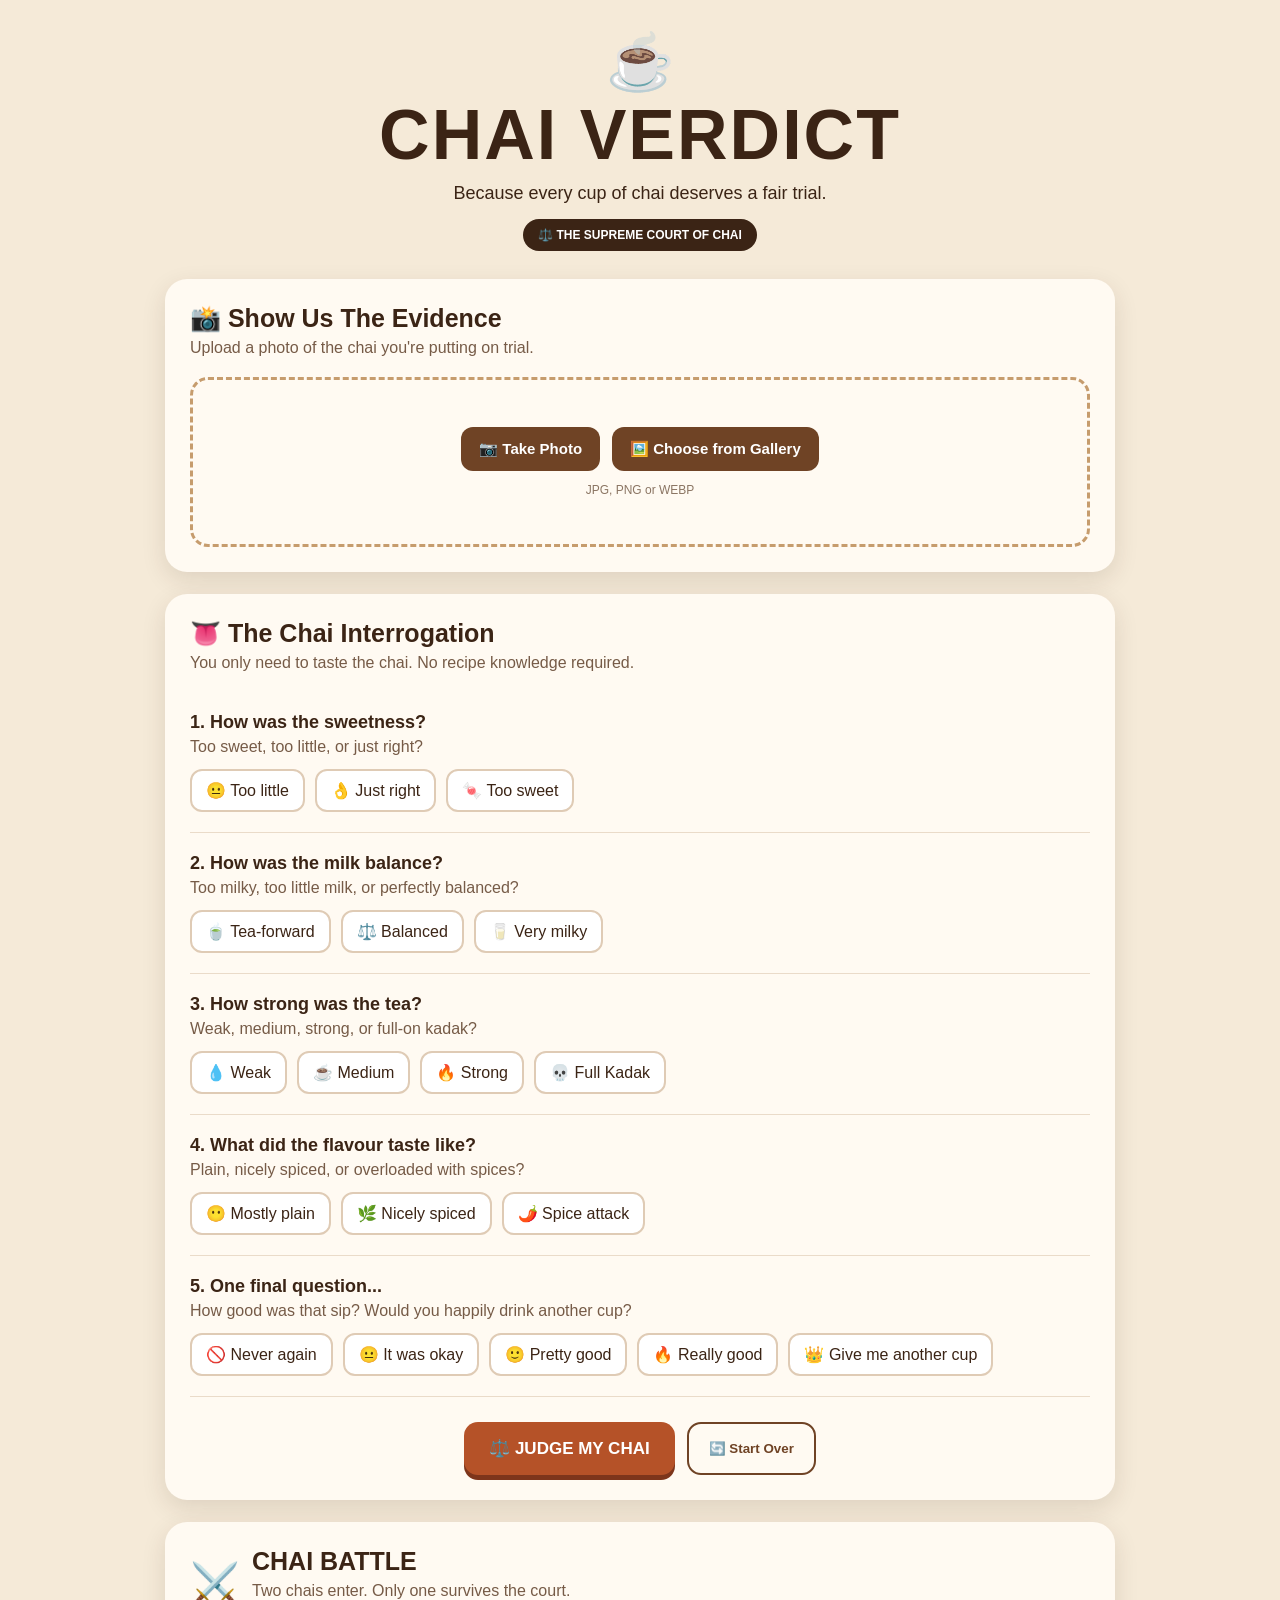
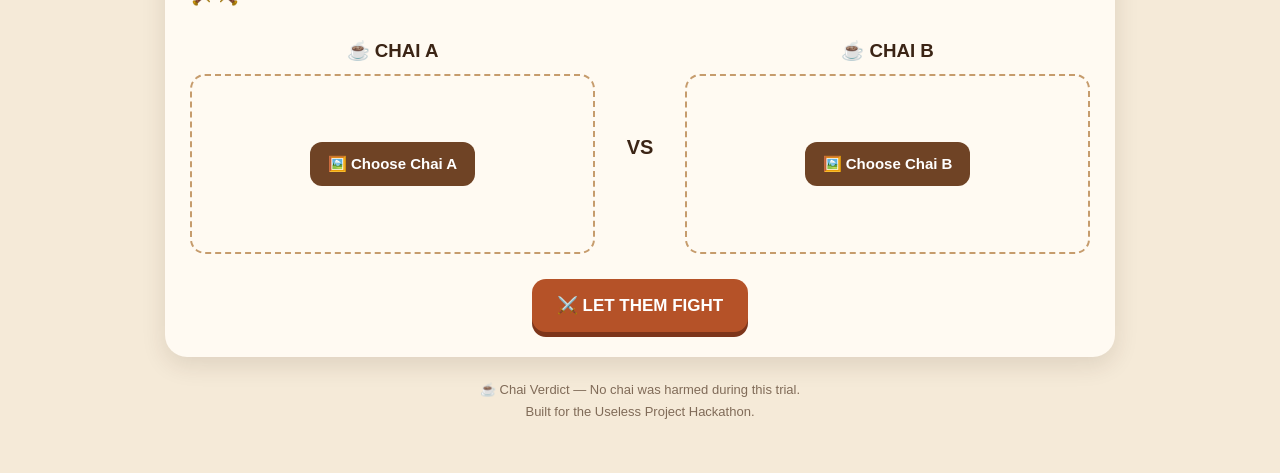
<file: frontend/index.html>
<!DOCTYPE html>
<html lang="en">
<head>
    <meta charset="UTF-8">
    <meta name="viewport" content="width=device-width, initial-scale=1.0">

    <title>Chai Verdict ☕</title>

    <link rel="stylesheet" href="style.css">
</head>

<body>

    <main class="container">

        <!-- HEADER -->
        <header class="hero">
            <div class="chai-icon">☕</div>

            <h1>CHAI VERDICT</h1>

            <p>
                Because every cup of chai deserves a fair trial.
            </p>

            <span class="badge">⚖️ THE SUPREME COURT OF CHAI</span>
        </header>


        <!-- PHOTO SECTION -->
        <section class="card">

            <h2>📸 Show Us The Evidence</h2>

            <p class="subtitle">
                Upload a photo of the chai you're putting on trial.
            </p>

            <div class="upload-box" id="uploadBox">

                <div id="uploadControls">

                    <div class="upload-buttons">

                        <!-- CAMERA -->
                        <button
                            type="button"
                            class="upload-btn"
                            id="cameraButton">
                            📷 Take Photo
                        </button>

                        <!-- GALLERY -->
                        <button
                            type="button"
                            class="upload-btn"
                            id="galleryButton">
                            🖼️ Choose from Gallery
                        </button>

                    </div>

                    <p class="upload-hint">
                        JPG, PNG or WEBP
                    </p>

                </div>


                <!-- CAMERA INPUT -->
                <input
                    type="file"
                    id="cameraInput"
                    accept="image/*"
                    capture="environment"
                    hidden>


                <!-- GALLERY INPUT -->
                <input
                    type="file"
                    id="galleryInput"
                    accept="image/*"
                    hidden>


                <!-- PREVIEW -->
                <div
                    id="previewContainer"
                    class="preview-container"
                    hidden>

                    <img
                        id="previewImage"
                        alt="Selected chai">

                    <button
                        type="button"
                        id="changePhoto"
                        class="change-photo">
                        ↻ Change Photo
                    </button>

                </div>

            </div>

        </section>


        <!-- QUESTIONS -->
        <section class="card">

            <h2>👅 The Chai Interrogation</h2>

            <p class="subtitle">
                You only need to taste the chai. No recipe knowledge required.
            </p>


            <!-- QUESTION 1 -->
            <div class="question">

                <h3>
                    1. How was the sweetness?
                </h3>

                <p>
                    Too sweet, too little, or just right?
                </p>

                <div class="choices">

                    <label>
                        <input
                            type="radio"
                            name="sweetness"
                            value="too_little">
                        <span>😐 Too little</span>
                    </label>

                    <label>
                        <input
                            type="radio"
                            name="sweetness"
                            value="just_right">
                        <span>👌 Just right</span>
                    </label>

                    <label>
                        <input
                            type="radio"
                            name="sweetness"
                            value="too_sweet">
                        <span>🍬 Too sweet</span>
                    </label>

                </div>

            </div>


            <!-- QUESTION 2 -->
            <div class="question">

                <h3>
                    2. How was the milk balance?
                </h3>

                <p>
                    Too milky, too little milk, or perfectly balanced?
                </p>

                <div class="choices">

                    <label>
                        <input
                            type="radio"
                            name="milk"
                            value="tea_forward">
                        <span>🍵 Tea-forward</span>
                    </label>

                    <label>
                        <input
                            type="radio"
                            name="milk"
                            value="balanced">
                        <span>⚖️ Balanced</span>
                    </label>

                    <label>
                        <input
                            type="radio"
                            name="milk"
                            value="very_milky">
                        <span>🥛 Very milky</span>
                    </label>

                </div>

            </div>


            <!-- QUESTION 3 -->
            <div class="question">

                <h3>
                    3. How strong was the tea?
                </h3>

                <p>
                    Weak, medium, strong, or full-on kadak?
                </p>

                <div class="choices">

                    <label>
                        <input
                            type="radio"
                            name="strength"
                            value="weak">
                        <span>💧 Weak</span>
                    </label>

                    <label>
                        <input
                            type="radio"
                            name="strength"
                            value="medium">
                        <span>☕ Medium</span>
                    </label>

                    <label>
                        <input
                            type="radio"
                            name="strength"
                            value="strong">
                        <span>🔥 Strong</span>
                    </label>

                    <label>
                        <input
                            type="radio"
                            name="strength"
                            value="full_kadak">
                        <span>💀 Full Kadak</span>
                    </label>

                </div>

            </div>


            <!-- QUESTION 4 -->
            <div class="question">

                <h3>
                    4. What did the flavour taste like?
                </h3>

                <p>
                    Plain, nicely spiced, or overloaded with spices?
                </p>

                <div class="choices">

                    <label>
                        <input
                            type="radio"
                            name="flavour"
                            value="plain">
                        <span>😶 Mostly plain</span>
                    </label>

                    <label>
                        <input
                            type="radio"
                            name="flavour"
                            value="nicely_spiced">
                        <span>🌿 Nicely spiced</span>
                    </label>

                    <label>
                        <input
                            type="radio"
                            name="flavour"
                            value="spice_attack">
                        <span>🌶️ Spice attack</span>
                    </label>

                </div>

            </div>


            <!-- QUESTION 5 -->
            <div class="question">

                <h3>
                    5. One final question...
                </h3>

                <p>
                    How good was that sip? Would you happily drink another cup?
                </p>

                <div class="choices">

                    <label>
                        <input
                            type="radio"
                            name="enjoyment"
                            value="never_again">
                        <span>🚫 Never again</span>
                    </label>

                    <label>
                        <input
                            type="radio"
                            name="enjoyment"
                            value="okay">
                        <span>😐 It was okay</span>
                    </label>

                    <label>
                        <input
                            type="radio"
                            name="enjoyment"
                            value="pretty_good">
                        <span>🙂 Pretty good</span>
                    </label>

                    <label>
                        <input
                            type="radio"
                            name="enjoyment"
                            value="really_good">
                        <span>🔥 Really good</span>
                    </label>

                    <label>
                        <input
                            type="radio"
                            name="enjoyment"
                            value="another_cup">
                        <span>👑 Give me another cup</span>
                    </label>

                </div>

            </div>


            <!-- ACTIONS -->
            <div class="action-buttons">

                <button
                    type="button"
                    id="judgeButton"
                    class="judge-button">
                    ⚖️ JUDGE MY CHAI
                </button>

                <button
                    type="button"
                    id="resetButton"
                    class="secondary-button">
                    🔄 Start Over
                </button>

            </div>

        </section>


        <!-- RESULT -->
        <section
            id="resultSection"
            class="card result-section"
            hidden>

            <div class="verdict-header">

                <span class="court-stamp">
                    VERDICT
                </span>

                <h2 id="verdictTitle">
                    ☕ CHAI VERDICT
                </h2>

                <div
                    id="score"
                    class="score">
                    0/100
                </div>

            </div>


            <!-- SCORE BREAKDOWN -->
            <div class="score-grid">

                <div class="score-card">

                    <span>👁️</span>

                    <h3>Visual Score</h3>

                    <strong id="visualScore">
                        —
                    </strong>

                </div>


                <div class="score-card">

                    <span>👅</span>

                    <h3>Taste Score</h3>

                    <strong id="tasteScore">
                        —
                    </strong>

                </div>


                <div class="score-card">

                    <span>⚖️</span>

                    <h3>Overall</h3>

                    <strong id="overallScore">
                        —
                    </strong>

                </div>

            </div>


            <!-- ANALYSIS -->
            <div class="analysis-box">

                <h3>🔍 Court's Analysis</h3>

                <p id="explanation">
                    —
                </p>

            </div>


            <!-- ROAST LINES (no section labels — just the lines, one under another) -->
            <div class="roast-box">

                <p id="malayalamCaption">
                    —
                </p>

                <p id="englishRoast">
                    —
                </p>

                <p id="malayalamRoast">
                    —
                </p>

            </div>

        </section>


        <!-- CHAI BATTLE -->
        <section class="card battle-section">

            <div class="battle-heading">

                <span>⚔️</span>

                <div>

                    <h2>CHAI BATTLE</h2>

                    <p class="subtitle">
                        Two chais enter. Only one survives the court.
                    </p>

                </div>

            </div>


            <div class="battle-grid">


                <!-- CHAI A -->
                <div class="battle-card">

                    <h3>☕ CHAI A</h3>

                    <div
                        class="battle-upload"
                        id="battleUploadA">

                        <button
                            type="button"
                            id="battleButtonA"
                            class="upload-btn">
                            🖼️ Choose Chai A
                        </button>

                        <input
                            type="file"
                            id="battleInputA"
                            accept="image/*"
                            hidden>

                        <img
                            id="battlePreviewA"
                            class="battle-preview"
                            alt="Chai A"
                            hidden>

                    </div>

                </div>


                <!-- VS -->
                <div class="versus">
                    VS
                </div>


                <!-- CHAI B -->
                <div class="battle-card">

                    <h3>☕ CHAI B</h3>

                    <div
                        class="battle-upload"
                        id="battleUploadB">

                        <button
                            type="button"
                            id="battleButtonB"
                            class="upload-btn">
                            🖼️ Choose Chai B
                        </button>

                        <input
                            type="file"
                            id="battleInputB"
                            accept="image/*"
                            hidden>

                        <img
                            id="battlePreviewB"
                            class="battle-preview"
                            alt="Chai B"
                            hidden>

                    </div>

                </div>

            </div>


            <button
                type="button"
                id="battleButton"
                class="battle-main-button">
                ⚔️ LET THEM FIGHT
            </button>


            <!-- BATTLE RESULT -->
            <div
                id="battleResult"
                class="battle-result"
                hidden>

                <h2 id="battleWinner">
                    🏆
                </h2>

                <p id="battleExplanation">
                    —
                </p>

            </div>

        </section>


        <!-- FOOTER -->
        <footer>

            <p>
                ☕ Chai Verdict — No chai was harmed during this trial.
            </p>

            <p>
                Built for the Useless Project Hackathon.
            </p>

        </footer>

    </main>


    <!-- JAVASCRIPT -->
    <script src="script.js"></script>

</body>
</html>
</file>
<file: frontend/style.css>
* {
    box-sizing: border-box;
    margin: 0;
    padding: 0;
}

body {
    font-family: Arial, sans-serif;
    background: #f5ead8;
    color: #3b2415;
    min-height: 100vh;
}

.container {
    width: min(950px, 94%);
    margin: auto;
    padding: 30px 0 50px;
}

/* HERO */

.hero {
    text-align: center;
    margin-bottom: 28px;
}

.chai-icon {
    font-size: 55px;
}

.hero h1 {
    font-size: clamp(38px, 8vw, 70px);
    font-weight: 900;
    letter-spacing: 2px;
}

.hero p {
    font-size: 18px;
    margin: 8px 0 15px;
}

.badge {
    display: inline-block;
    background: #3b2415;
    color: white;
    padding: 9px 15px;
    border-radius: 30px;
    font-size: 12px;
    font-weight: bold;
}

/* CARDS */

.card {
    background: #fffaf2;
    border-radius: 22px;
    padding: 25px;
    margin-bottom: 22px;
    box-shadow: 0 8px 25px rgba(60, 35, 15, 0.12);
}

.card h2 {
    font-size: 25px;
    margin-bottom: 6px;
}

.subtitle {
    color: #765b47;
    margin-bottom: 20px;
}

/* UPLOAD */

.upload-box {
    border: 3px dashed #c69c6d;
    border-radius: 18px;
    padding: 35px 20px;
    text-align: center;
    min-height: 170px;
    display: flex;
    align-items: center;
    justify-content: center;
}

.upload-buttons {
    display: flex;
    justify-content: center;
    gap: 12px;
    flex-wrap: wrap;
}

.upload-btn {
    border: none;
    background: #6f4325;
    color: white;
    padding: 13px 18px;
    border-radius: 12px;
    cursor: pointer;
    font-size: 15px;
    font-weight: bold;
    transition: 0.2s;
}

.upload-btn:hover {
    transform: translateY(-2px);
    opacity: 0.9;
}

.upload-hint {
    margin-top: 12px;
    font-size: 12px;
    color: #8b7563;
}

.preview-container {
    width: 100%;
}

.preview-container img {
    max-width: 100%;
    max-height: 330px;
    border-radius: 15px;
    object-fit: contain;
}

.change-photo {
    display: block;
    margin: 12px auto 0;
    border: none;
    background: transparent;
    color: #6f4325;
    cursor: pointer;
    font-weight: bold;
}

/* QUESTIONS */

.question {
    padding: 20px 0;
    border-bottom: 1px solid #eadbc9;
}

.question:last-of-type {
    border-bottom: none;
}

.question h3 {
    font-size: 18px;
    margin-bottom: 5px;
}

.question p {
    color: #765b47;
    margin-bottom: 13px;
}

.choices {
    display: flex;
    flex-wrap: wrap;
    gap: 10px;
}

.choices label {
    cursor: pointer;
}

.choices input {
    display: none;
}

.choices span {
    display: inline-block;
    padding: 10px 14px;
    border: 2px solid #dfcbb5;
    border-radius: 12px;
    background: white;
    transition: 0.2s;
}

.choices span:hover {
    border-color: #a87545;
}

.choices input:checked + span {
    background: #6f4325;
    color: white;
    border-color: #6f4325;
    transform: translateY(-1px);
}

/* BUTTONS */

.action-buttons {
    display: flex;
    gap: 12px;
    justify-content: center;
    flex-wrap: wrap;
    margin-top: 25px;
}

.judge-button,
.battle-main-button {
    border: none;
    background: #b55228;
    color: white;
    padding: 16px 25px;
    border-radius: 14px;
    font-size: 17px;
    font-weight: 900;
    cursor: pointer;
    box-shadow: 0 5px 0 #7d351b;
}

.judge-button:hover,
.battle-main-button:hover {
    transform: translateY(2px);
    box-shadow: 0 3px 0 #7d351b;
}

.secondary-button {
    border: 2px solid #6f4325;
    background: transparent;
    color: #6f4325;
    padding: 14px 20px;
    border-radius: 14px;
    cursor: pointer;
    font-weight: bold;
}

/* RESULTS */

.result-section {
    text-align: center;
}

.verdict-header {
    padding: 10px 0 25px;
}

.court-stamp {
    display: inline-block;
    border: 2px solid #b55228;
    color: #b55228;
    padding: 6px 14px;
    border-radius: 8px;
    font-size: 12px;
    font-weight: 900;
    transform: rotate(-3deg);
}

.verdict-header h2 {
    margin-top: 15px;
    font-size: clamp(28px, 6vw, 45px);
}

.score {
    font-size: 52px;
    font-weight: 900;
    margin-top: 10px;
}

.score-grid {
    display: grid;
    grid-template-columns: repeat(3, 1fr);
    gap: 12px;
    margin-bottom: 20px;
}

.score-card {
    background: #f4e5d3;
    padding: 18px 10px;
    border-radius: 15px;
}

.score-card span {
    font-size: 25px;
}

.score-card h3 {
    font-size: 14px;
    margin: 7px 0;
}

.score-card strong {
    font-size: 24px;
}

/* RESULT BOXES */

.analysis-box,
.caption-box,
.roast-box {
    margin-top: 15px;
    padding: 18px;
    border-radius: 15px;
    text-align: left;
}

.analysis-box {
    background: #f1e5d7;
}

.caption-box {
    background: #eee0cb;
}

.roast-box {
    background: #f7d8c9;
}

.malayalam-roast {
    background: #ead5e4;
}

.analysis-box h3,
.caption-box h3,
.roast-box h3 {
    margin-bottom: 8px;
}

/* BATTLE */

.battle-heading {
    display: flex;
    gap: 12px;
    align-items: center;
}

.battle-heading > span {
    font-size: 40px;
}

.battle-grid {
    display: grid;
    grid-template-columns: 1fr 60px 1fr;
    align-items: center;
    gap: 15px;
    margin-top: 20px;
}

.battle-card {
    text-align: center;
}

.battle-card h3 {
    margin-bottom: 12px;
}

.battle-upload {
    border: 2px dashed #c69c6d;
    border-radius: 15px;
    padding: 25px 10px;
    min-height: 180px;
    display: flex;
    align-items: center;
    justify-content: center;
}

.battle-preview {
    max-width: 100%;
    max-height: 180px;
    border-radius: 12px;
}

.versus {
    font-size: 20px;
    font-weight: 900;
    text-align: center;
}

.battle-main-button {
    display: block;
    margin: 25px auto 0;
}

.battle-result {
    margin-top: 20px;
    padding: 20px;
    border-radius: 15px;
    background: #f4e5d3;
}

.battle-result h2 {
    margin-bottom: 8px;
}

/* FOOTER */

footer {
    text-align: center;
    color: #806b58;
    font-size: 13px;
    line-height: 1.7;
}

/* MOBILE */

@media (max-width: 650px) {

    .container {
        width: 92%;
        padding-top: 20px;
    }

    .card {
        padding: 18px;
    }

    .score-grid {
        grid-template-columns: 1fr;
    }

    .battle-grid {
        grid-template-columns: 1fr;
    }

    .versus {
        margin: 3px 0;
    }

    .upload-buttons {
        flex-direction: column;
    }

    .upload-btn {
        width: 100%;
    }
}
</file>
